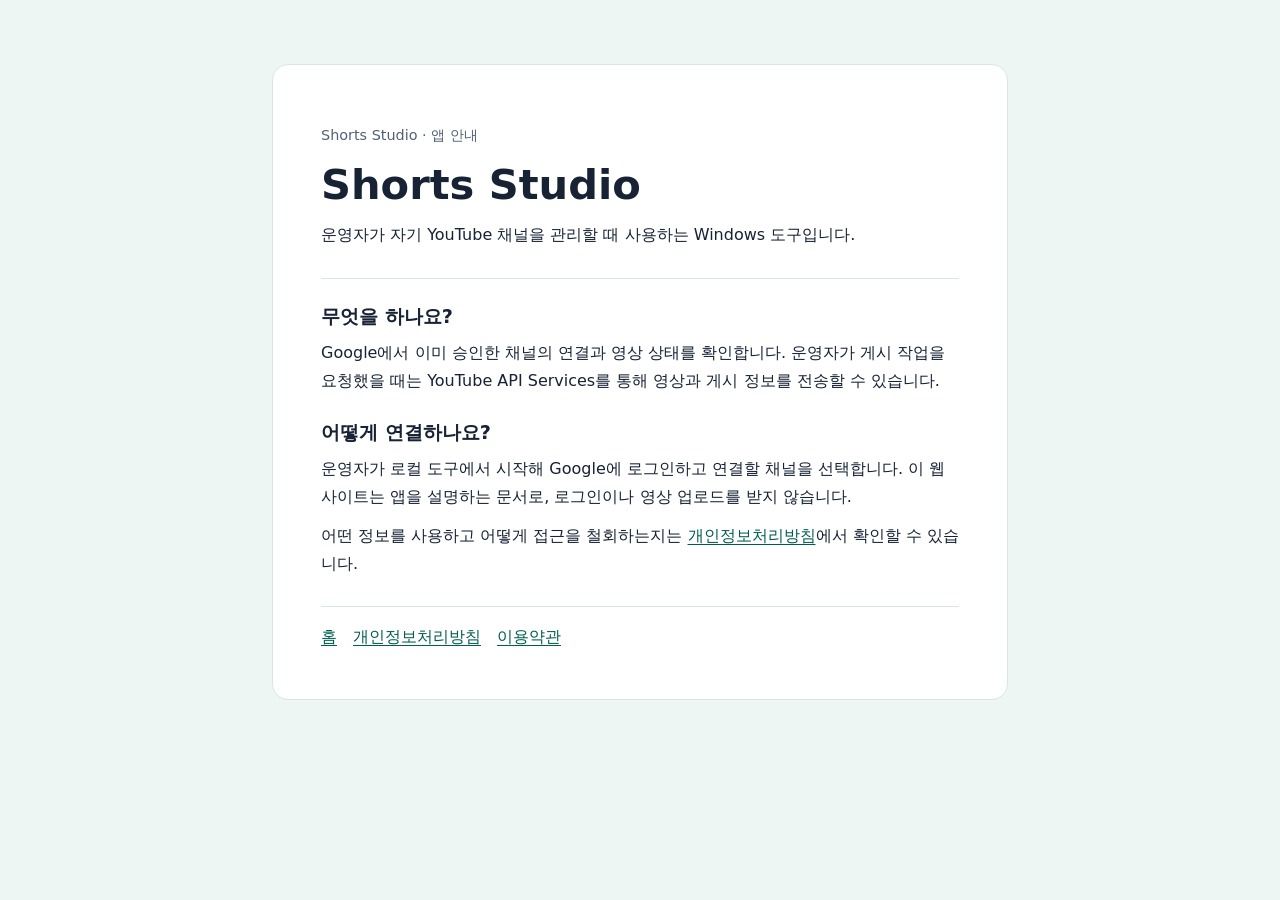
<file: index.html>
<!doctype html>
<html lang="ko">
<head>
<meta charset="utf-8">
<meta name="viewport" content="width=device-width, initial-scale=1">
<title>Shorts Studio</title>
<link rel="stylesheet" href="styles.css">
</head>
<body><main>
<header><p class="brand">Shorts Studio · 앱 안내</p><h1>Shorts Studio</h1><p>운영자가 자기 YouTube 채널을 관리할 때 사용하는 Windows 도구입니다.</p></header>
<h2>무엇을 하나요?</h2>
<p>Google에서 이미 승인한 채널의 연결과 영상 상태를 확인합니다. 운영자가 게시 작업을 요청했을 때는 YouTube API Services를 통해 영상과 게시 정보를 전송할 수 있습니다.</p>
<h2>어떻게 연결하나요?</h2>
<p>운영자가 로컬 도구에서 시작해 Google에 로그인하고 연결할 채널을 선택합니다. 이 웹사이트는 앱을 설명하는 문서로, 로그인이나 영상 업로드를 받지 않습니다.</p>
<p>어떤 정보를 사용하고 어떻게 접근을 철회하는지는 <a href="privacy.html">개인정보처리방침</a>에서 확인할 수 있습니다.</p>
<nav aria-label="관련 문서"><a href="./">홈</a><a href="privacy.html">개인정보처리방침</a><a href="terms.html">이용약관</a></nav>
</main></body>
</html>
</file>
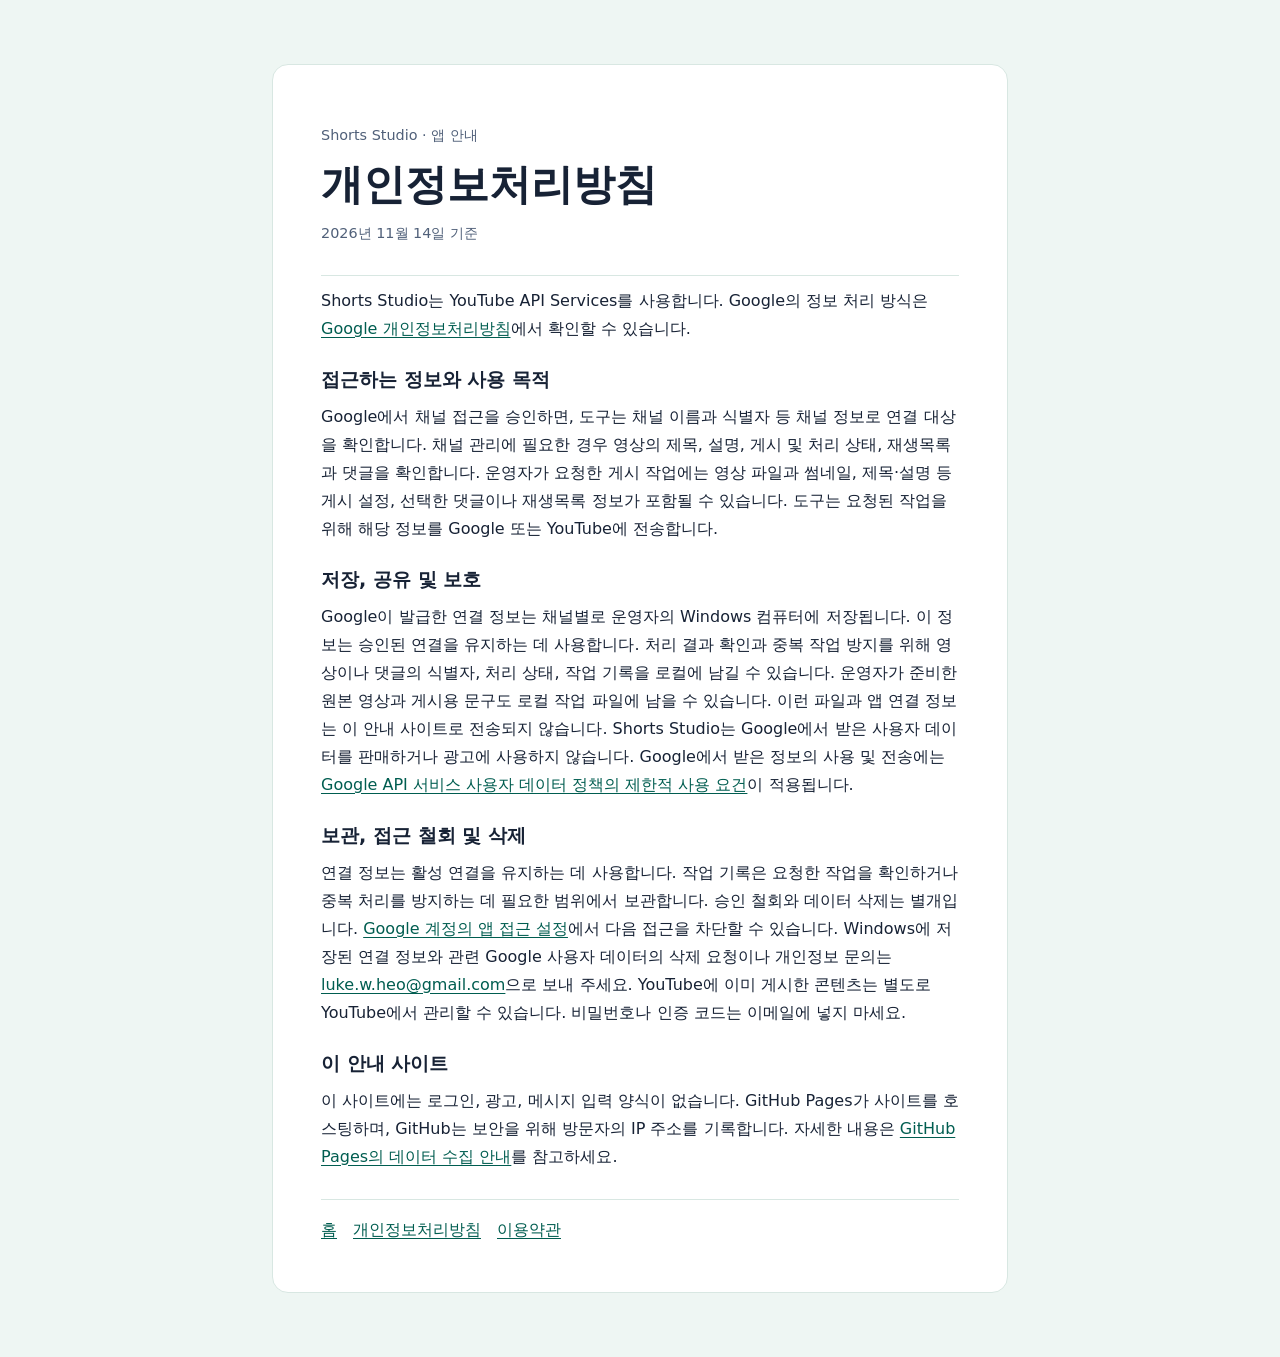
<file: privacy.html>
<!doctype html>
<html lang="ko">
<head>
<meta charset="utf-8">
<meta name="viewport" content="width=device-width, initial-scale=1">
<title>개인정보처리방침 | Shorts Studio</title>
<link rel="stylesheet" href="styles.css">
</head>
<body><main>
<header><p class="brand">Shorts Studio · 앱 안내</p><h1>개인정보처리방침</h1><p class="asof">2026년 11월 14일 기준</p></header>
<p>Shorts Studio는 YouTube API Services를 사용합니다. Google의 정보 처리 방식은 <a href="https://policies.google.com/privacy?hl=ko">Google 개인정보처리방침</a>에서 확인할 수 있습니다.</p>
<h2>접근하는 정보와 사용 목적</h2>
<p>Google에서 채널 접근을 승인하면, 도구는 채널 이름과 식별자 등 채널 정보로 연결 대상을 확인합니다. 채널 관리에 필요한 경우 영상의 제목, 설명, 게시 및 처리 상태, 재생목록과 댓글을 확인합니다. 운영자가 요청한 게시 작업에는 영상 파일과 썸네일, 제목·설명 등 게시 설정, 선택한 댓글이나 재생목록 정보가 포함될 수 있습니다. 도구는 요청된 작업을 위해 해당 정보를 Google 또는 YouTube에 전송합니다.</p>
<h2>저장, 공유 및 보호</h2>
<p>Google이 발급한 연결 정보는 채널별로 운영자의 Windows 컴퓨터에 저장됩니다. 이 정보는 승인된 연결을 유지하는 데 사용합니다. 처리 결과 확인과 중복 작업 방지를 위해 영상이나 댓글의 식별자, 처리 상태, 작업 기록을 로컬에 남길 수 있습니다. 운영자가 준비한 원본 영상과 게시용 문구도 로컬 작업 파일에 남을 수 있습니다. 이런 파일과 앱 연결 정보는 이 안내 사이트로 전송되지 않습니다. Shorts Studio는 Google에서 받은 사용자 데이터를 판매하거나 광고에 사용하지 않습니다. Google에서 받은 정보의 사용 및 전송에는 <a href="https://developers.google.com/terms/api-services-user-data-policy#limited-use">Google API 서비스 사용자 데이터 정책의 제한적 사용 요건</a>이 적용됩니다.</p>
<h2>보관, 접근 철회 및 삭제</h2>
<p>연결 정보는 활성 연결을 유지하는 데 사용합니다. 작업 기록은 요청한 작업을 확인하거나 중복 처리를 방지하는 데 필요한 범위에서 보관합니다. 승인 철회와 데이터 삭제는 별개입니다. <a href="https://security.google.com/settings/security/permissions">Google 계정의 앱 접근 설정</a>에서 다음 접근을 차단할 수 있습니다. Windows에 저장된 연결 정보와 관련 Google 사용자 데이터의 삭제 요청이나 개인정보 문의는 <a href="mailto:luke.w.heo@gmail.com">luke.w.heo@gmail.com</a>으로 보내 주세요. YouTube에 이미 게시한 콘텐츠는 별도로 YouTube에서 관리할 수 있습니다. 비밀번호나 인증 코드는 이메일에 넣지 마세요.</p>
<h2>이 안내 사이트</h2>
<p>이 사이트에는 로그인, 광고, 메시지 입력 양식이 없습니다. GitHub Pages가 사이트를 호스팅하며, GitHub는 보안을 위해 방문자의 IP 주소를 기록합니다. 자세한 내용은 <a href="https://docs.github.com/en/pages/getting-started-with-github-pages/what-is-github-pages#data-collection">GitHub Pages의 데이터 수집 안내</a>를 참고하세요.</p>
<nav aria-label="관련 문서"><a href="./">홈</a><a href="privacy.html">개인정보처리방침</a><a href="terms.html">이용약관</a></nav>
</main></body>
</html>
</file>
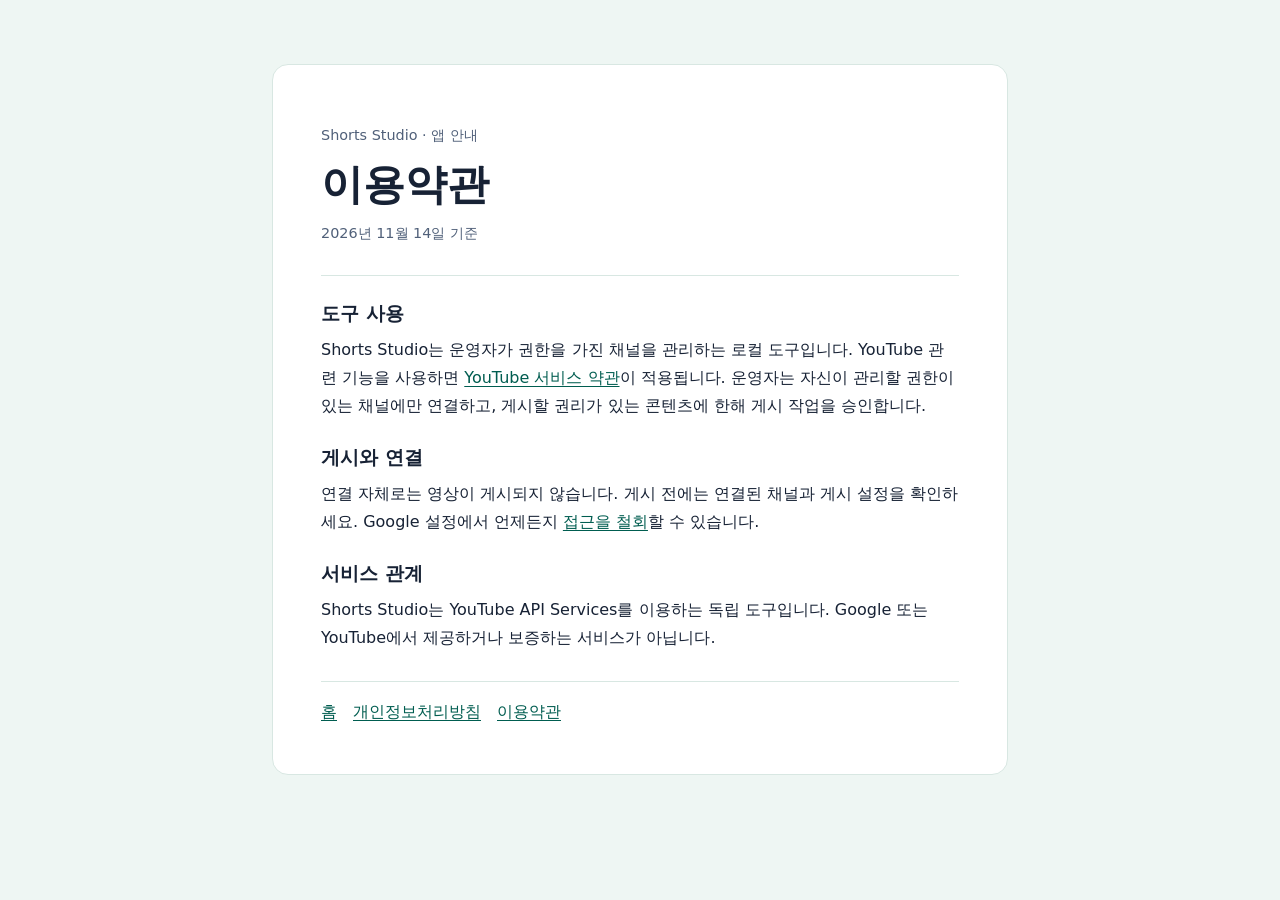
<file: terms.html>
<!doctype html>
<html lang="ko">
<head>
<meta charset="utf-8">
<meta name="viewport" content="width=device-width, initial-scale=1">
<title>이용약관 | Shorts Studio</title>
<link rel="stylesheet" href="styles.css">
</head>
<body><main>
<header><p class="brand">Shorts Studio · 앱 안내</p><h1>이용약관</h1><p class="asof">2026년 11월 14일 기준</p></header>
<h2>도구 사용</h2>
<p>Shorts Studio는 운영자가 권한을 가진 채널을 관리하는 로컬 도구입니다. YouTube 관련 기능을 사용하면 <a href="https://www.youtube.com/t/terms?hl=ko">YouTube 서비스 약관</a>이 적용됩니다. 운영자는 자신이 관리할 권한이 있는 채널에만 연결하고, 게시할 권리가 있는 콘텐츠에 한해 게시 작업을 승인합니다.</p>
<h2>게시와 연결</h2>
<p>연결 자체로는 영상이 게시되지 않습니다. 게시 전에는 연결된 채널과 게시 설정을 확인하세요. Google 설정에서 언제든지 <a href="https://security.google.com/settings/security/permissions">접근을 철회</a>할 수 있습니다.</p>
<h2>서비스 관계</h2>
<p>Shorts Studio는 YouTube API Services를 이용하는 독립 도구입니다. Google 또는 YouTube에서 제공하거나 보증하는 서비스가 아닙니다.</p>
<nav aria-label="관련 문서"><a href="./">홈</a><a href="privacy.html">개인정보처리방침</a><a href="terms.html">이용약관</a></nav>
</main></body>
</html>
</file>
<file: styles.css>
:root{color-scheme:light;--ink:#172235;--muted:#506079;--paper:#fff;--accent:#005d50;--line:#d8e7e2}*{box-sizing:border-box}body{margin:0;background:#eef6f3;color:var(--ink);font:16px/1.75 system-ui,-apple-system,BlinkMacSystemFont,"Segoe UI",sans-serif}main{max-width:46rem;margin:clamp(1rem,6vw,4rem) auto;padding:clamp(1rem,5vw,3rem);background:var(--paper);border:1px solid var(--line);border-radius:1rem}header{border-bottom:1px solid var(--line);padding-bottom:1.15rem}h1,h2{line-height:1.25}h1{font-size:clamp(1.85rem,5vw,2.6rem);margin:.45rem 0 .6rem}h2{margin:1.6rem 0 .5rem;font-size:1.2rem}p{margin:.65rem 0}a{color:var(--accent);text-underline-offset:.16em;overflow-wrap:anywhere}a:focus-visible{outline:2px solid var(--accent);outline-offset:3px}nav{display:flex;flex-wrap:wrap;gap:.6rem 1rem;margin-top:1.8rem;padding-top:1rem;border-top:1px solid var(--line)}.brand,.asof{color:var(--muted);font-size:.9rem}@media(max-width:50rem){main{margin:1rem}}
</file>
